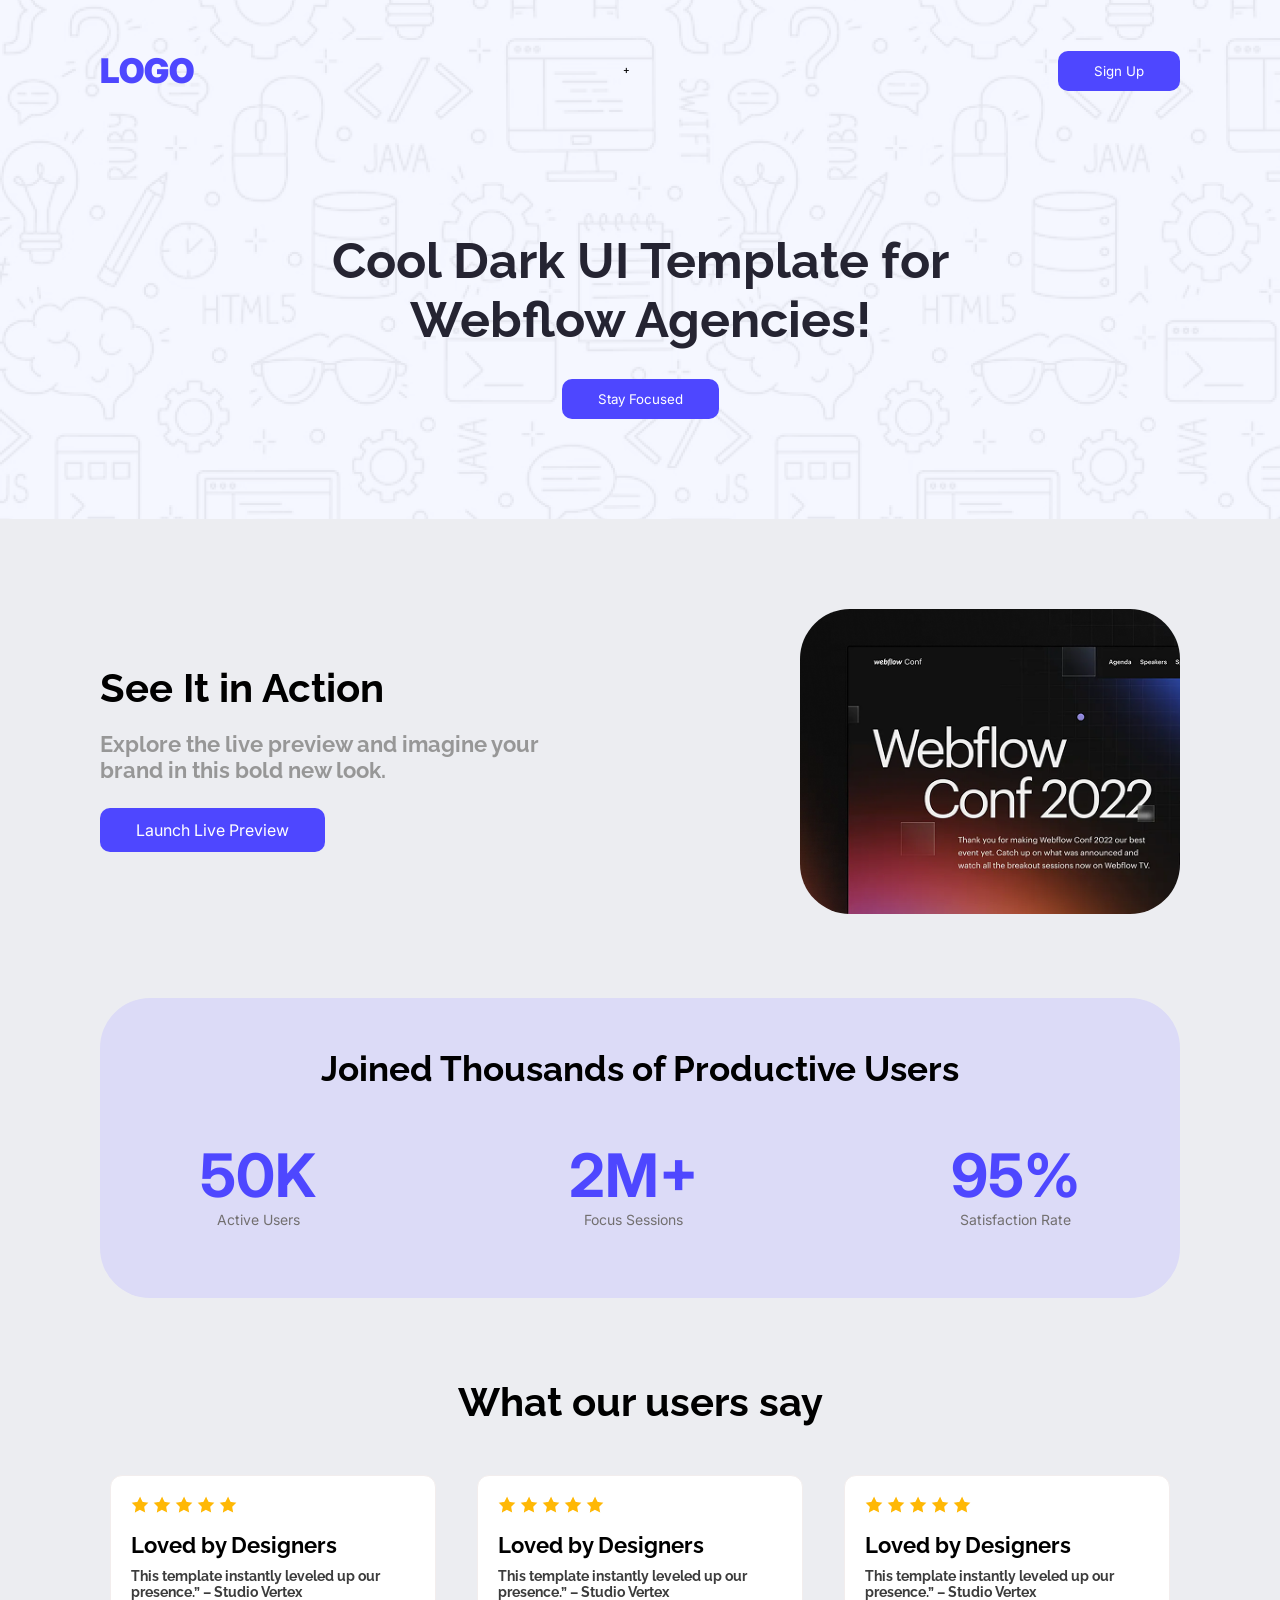
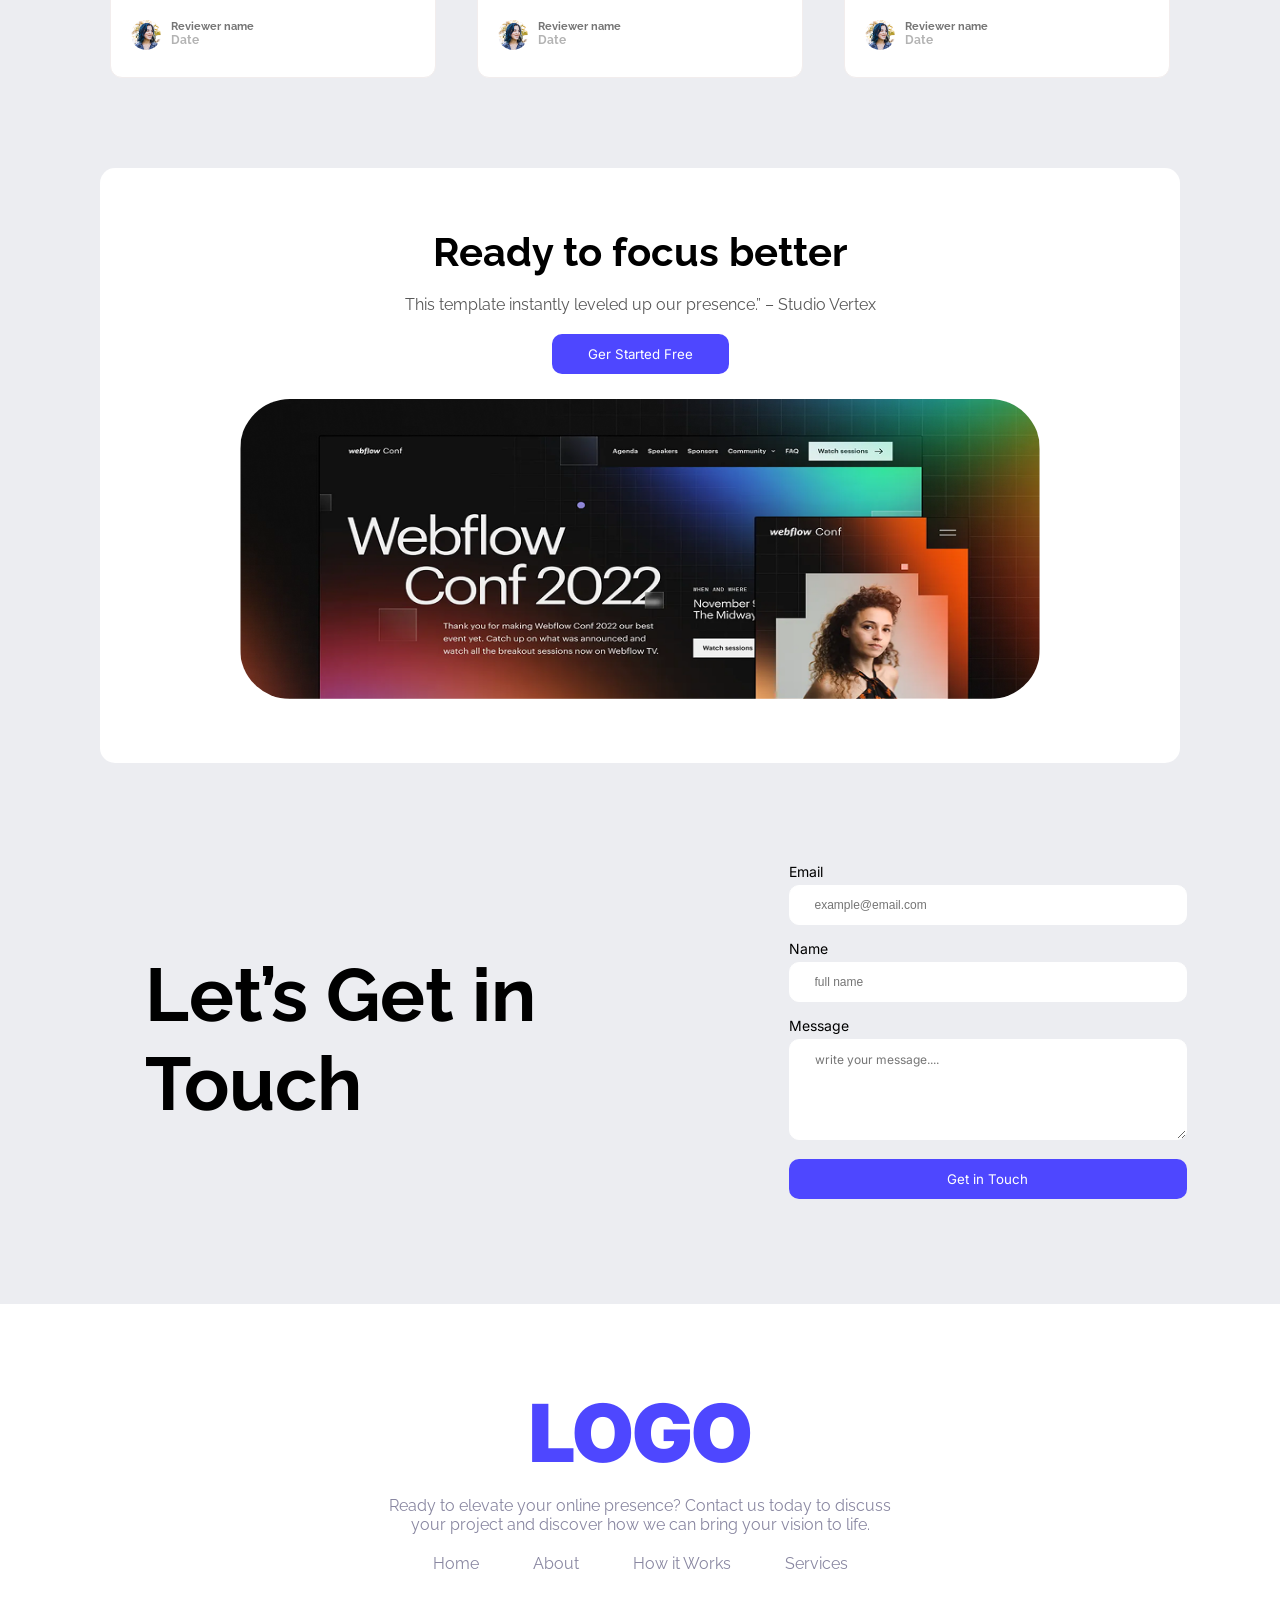
<file: index.html>
<!DOCTYPE html>
<html lang="en">
<head>
    <meta charset="UTF-8">
    <meta name="viewport" content="width=device-width, initial-scale=1.0">
    <title>Document</title>

  <link rel="preconnect" href="https://fonts.googleapis.com">

  <link rel="preconnect" href="https://fonts.gstatic.com" crossorigin>

  <link rel="preconnect" href="https://fonts.gstatic.com" crossorigin>

  <link
    href="https://fonts.googleapis.com/css2?family=Inter:ital,opsz,wght@0,14..32,100..900;1,14..32,100..900&family=Raleway:ital,wght@0,100..900;1,100..900&display=swap"
    rel="stylesheet">

  <link rel="stylesheet" href="styles/mystyle.css">

</head>
<body class="body-design">

  <header class="header">
    <!--nav-->
    <nav>
      <h3 class="nav-header">LOGO</h3>
      +<button class="first-btn">Sign Up</button>
    </nav>
  

    <!--banner-->
    <section class="banner">
      <h1> Cool Dark UI Template for <br> Webflow Agencies!</h1>
      <button class="first-btn">Stay Focused
      </button>

    </section>
   
  </header>


   <main>
    <!--action part-->

    <section class="action">

      <div class="left-side-action">

        <h2>See It in Action</h2>
        <h4>Explore the live preview and imagine your <br> brand in this bold new look.</h4>

        <div class="first-btn">Launch Live Preview</div>

      </div>

      <div class="right-side-action">
        <img src="assets/wc-mini.png" alt="">
      </div>

    </section>
   

    <!--user part -->
    <section class="productive-user">
      <h2>Joined Thousands of Productive Users</h2>
      <div class="user-details">
        <p><span>50K</span><br>Active Users</p>
        <p><span>2M+</span><br>Focus Sessions</p>
        <p><span>95%</span><br>Satisfaction Rate</p>
      </div>
    </section>
  

    <!--user feedback part-->
    <section class="feedback">
      <h3 class="feedback-header">What our users say</h3>
      <div class="user-card">
        <div class="cards card-1">
          <div class="str">
            <img src="assets/icon-star.png" alt="">
            <img src="assets/icon-star.png" alt="">
            <img src="assets/icon-star.png" alt="">
            <img src="assets/icon-star.png" alt="">
            <img src="assets/icon-star.png" alt="">
          </div>
          <h4>Loved by Designers</h4>
          <h6>This template instantly leveled up our <br> presence.” – Studio Vertex</h6>
          <div class="reviewer-card">
            <img src="assets/avatar.png" alt="">
            <div class="review-sender">
              <p>Reviewer name <br> <span>Date</span></p>
            </div>
          </div>
        </div>

        <div class="cards card-2">
          <div class="str">
            <img src="assets/icon-star.png" alt="">
            <img src="assets/icon-star.png" alt="">
            <img src="assets/icon-star.png" alt="">
            <img src="assets/icon-star.png" alt="">
            <img src="assets/icon-star.png" alt="">
          </div>
          <h4>Loved by Designers</h4>
          <h6>This template instantly leveled up our <br> presence.” – Studio Vertex</h6>
          <div class="reviewer-card">
            <img src="assets/avatar.png" alt="">
            <div class="review-sender">
              <p>Reviewer name <br> <span>Date</span></p>
            </div>
          </div>
        </div>

        <div class="cards card-3">
          <div class="str">
            <img src="assets/icon-star.png" alt="">
            <img src="assets/icon-star.png" alt="">
            <img src="assets/icon-star.png" alt="">
            <img src="assets/icon-star.png" alt="">
            <img src="assets/icon-star.png" alt="">
          </div>
          <h4>Loved by Designers</h4>
          <h6>This template instantly leveled up our <br> presence.” – Studio Vertex</h6>
          <div class="reviewer-card">
            <img src="assets/avatar.png" alt="">
            <div class="review-sender">
              <p>Reviewer name <br> <span>Date</span></p>
            </div>
          </div>
        </div>

      </div>
    </section>
    

<!--focus part -->
    <section class="focus-part">
      <h3>Ready to focus better</h3>
      <p>This template instantly leveled up our presence.” – Studio Vertex</p>
      <button class="first-btn">Ger Started Free</button>
      <img src="assets/wc-big.png" alt="">

    </section>
  


    <!--let's get part-->
    <section class="let-part">
      <div class="left-let-part">
        <h2>Let’s Get in <br> Touch</h2>
      </div>
      <div class="right-let-part">

        <form action="user-form" class="container-fm">

          <div class="part-fm">
            <label for="email">Email</label>
            <input type="email" name="email" id="email" placeholder="example@email.com">
          </div>

          <div class="part-fm">
            <label for="name">Name</label>
            <input type="text" name="name" id="name" placeholder="full name">
          </div>

          <div class="part-fm">
            <label for="message">Message</label>
            <textarea name="message" id="message" placeholder="write your message...."></textarea>
          </div>
          
          <div class="part-fm">
            <button class="first-btn">Get in Touch</button>
          </div>
        </form>
      </div>
    </section>

   
   
  </main>

  


    <!--footer -->
  <footer class="ftr">
    <div class="ftr-headline">

      <h1>LOGO</h1>
      <p>Ready to elevate your online presence? Contact us today to discuss <br> your project and discover how we can
        bring your
        vision to life.</p>
    </div>
    <div class="ftr-menu">
      <ul>
        <li><a href="">Home</a></li>
        <li><a href="">About</a></li>
        <li><a href="">How it Works</a></li>
        <li><a href="">Services</a></li>
      </ul>
    </div>
  </footer>
 
</body>

</html>
</file>
<file: styles/mystyle.css>
* {
  margin: 0;
  padding: 0;
}
.inter-sans-serif {
  font-family: 'Inter', sans-serif;
  font-style: normal;

}

.body-design {
  font-family: 'Raleway', sans-serif;
  font-style: normal;

}


/* button*/
.first-btn {
  font-family: 'Inter', sans-serif;
  padding: 12px 36px;
  background-color: #4e47ff;
  color: #fff;
  border-radius: 10px;
  border: none;
  cursor: pointer;
  transition: background-color 0.6s ease;
}
.first-btn:hover {
  color: black;
  background-color: rgb(255, 0, 234);
}

body {
  max-width: 1440px;
  background: #ecedf1;
}

/* header*/
.header {
  background-image: url(../assets/Hero-bg.png);
  background-repeat: no-repeat;
  margin: 0 auto;
}
.header nav {
  display: flex;
  align-items: center;
  justify-content: space-between;
  padding: 50px 100px;
}
.nav-header {
  font-family: 'Inter', sans-serif;
  font-size: 34px;
  font-weight: 900;
  color: #4e47ff;
}

/* banner*/
.banner {
  max-width: 905px;
  margin: 90px auto;
  text-align: center;
}
.banner h1 {
  font-size: 50px;
  font-weight: bold;
  color: #252432;
  margin-bottom: 30px;
}
.banner .first-btn {
  margin-bottom: 100px;
}

/*action part */
.action {
  display: flex;
  max-width: 1140px;
  align-items: center;
  justify-content: space-between;
  margin: 0 auto;
  padding: 0 100px;
  margin-bottom: 80px;
}
.left-side-action {
  width: 500px;
  height: 200px;
}
.left-side-action h2 {
  font-size: 40px;
  font-weight: bold;
}
.left-side-action h4 {
  font-size: 22px;
  color: #979797;
  margin: 20px 0 25px 0;
  display: block;
  text-align: left;
}
.right-side-action img {
  width: 380px;
  height: 305px;
  border-radius: 50px;
}
.action .first-btn {
  display: inline-block;
}

/* start productive user section */
.productive-user {
  background-color: #dcdbf7;
  max-width: 1140px;
  height: 300px;
  margin: 0 100px;
  text-align: center;
  padding: 0 100px;
  border-radius: 50px;
  margin-bottom: 80px;
}
.productive-user h2 {
  font-size: 35px;
  font-weight: bold;
  padding: 50px;
}
.user-details {
  font-family: 'Inter', sans-serif;
  display: flex;
  align-items: center;
  justify-content: space-between;
}
.user-details span {
  font-size: 60px;
  font-weight: bold;
  color: #4e47ff;
}
.user-details p {
  font-size: 14px;
  color: #726f6f;
}

/* start user feedback section */
.feedback {
  max-width: 1140px;
  margin: 0 auto;
  padding: 0 100px;
  margin-bottom: 80px;
}
.feedback .feedback-header {
  font-size: 40px;
  font-weight: bold;
  text-align: center;
  margin-bottom: 40px;
}
.user-card {
  display: flex;
  align-items: center;
  justify-content: space-between;
}
.cards {
  background-color: #fff;
  padding: 20px 55px 20px 20px;
  margin: 10px;
  border-radius: 12px;
  border: 1px solid #f2eded;
}
.cards .str {
  width: 100%;
  margin-bottom: 15px;
}
.cards h4 {
  font-size: 22px;
  font-weight: bold;
  margin-bottom: 10px;
}
.cards h6 {
  font-size: 14px;
  color: #3c3c3c;
  margin-bottom: 20px;
}
.reviewer-card {
  display: flex;
}
.reviewer-card img {
  width: 30px;
  height: 30px;
  border-radius: 50%;
  margin-right: 10px;
}
.review-sender p {
  font-size: 11px;
  font-weight: bold;
  color: #757575;
  margin-bottom: 10px;
}
.review-sender span {
  font-size: 12px;
  color: #b3b3b3;
}


/*focus part */
.focus-part {
  max-width: 1140px;
  margin: 0 100px;
  align-items: center;
  justify-content: center;
  padding: 60px;
  background-color: #fff;
  margin-bottom: 80px;
  border-radius: 15px;
  text-align: center;
}
.focus-part h3 {
  font-size: 40px;
  font-weight: bold;
  margin-bottom: 20px;
}
.focus-part p {
  font-size: 16px;
  color: #585858;
  margin-bottom: 20px;
}
.focus-part .first-btn {
  display: inline-block;
  margin-bottom: 25px;
}
.focus-part img {
  width: 800px;
  height: 300px;
  border-radius: 50px;
}

/* start get in touch section */
.let-part {
  max-width: 1140px;
  display: flex;
  align-items: center;
  justify-content: space-between;
  margin: 0 100px;
  padding: 0 45px;
  margin-bottom: 70px;
}
.left-let-part {
  width: 65%;
}
.left-let-part h2 {
  font-family: 'Raleway', sans-serif;
  font-size: 75px;
  font-weight: bold;
  text-align: left;
}

.right-let-part{
  width: 35%;
  margin: 20px auto;
  text-align: left;
}
.container-fm {
  width: 100%;
}
.part-fm {
  margin-bottom: 15px;
  font-family: 'Inter', sans-serif;
}
.part-fm label {
  display: block;
  font-size: 14px;
  margin-bottom: 5px;
}
.part-fm input,
.part-fm textarea {
  width: 100%;
  padding: 12px 25px;
  border-radius: 10px;
  border: 1px solid #fff;
  color: #fff;
  font-size: 12px;
  text-align: left;
  cursor: pointer;
}
.part-fm textarea {
  font-family: 'Inter', sans-serif;
  height: 75px;
}
.part-fm .first-btn{
  width: 115%;   
}


/*footer*/

.ftr {
  margin: 0 auto;
  align-items: center;
  justify-content: center;
  text-align: center;
  padding: 80px 0 80px;
  background: #fff;
}

.ftr-headline h1 {
  font-family: 'Inter', sans-serif;
  font-size: 80px;
  font-weight: 900;
  color: #4e47ff;
}
.ftr-headline p {
  color: #8987a1;
  margin: 15px 0 20px;
}

.ftr-menu ul {
  list-style: none;
}
.ftr-menu li {
  display: inline;
  padding: 25px;
}
.ftr-menu a {
  text-decoration: none;
  color: #8987a1;
  transition: color 0.5s ease;
}
.ftr-menu a:hover {
  color: #fa5494;
  font-weight: bolder;

  
}
</file>
